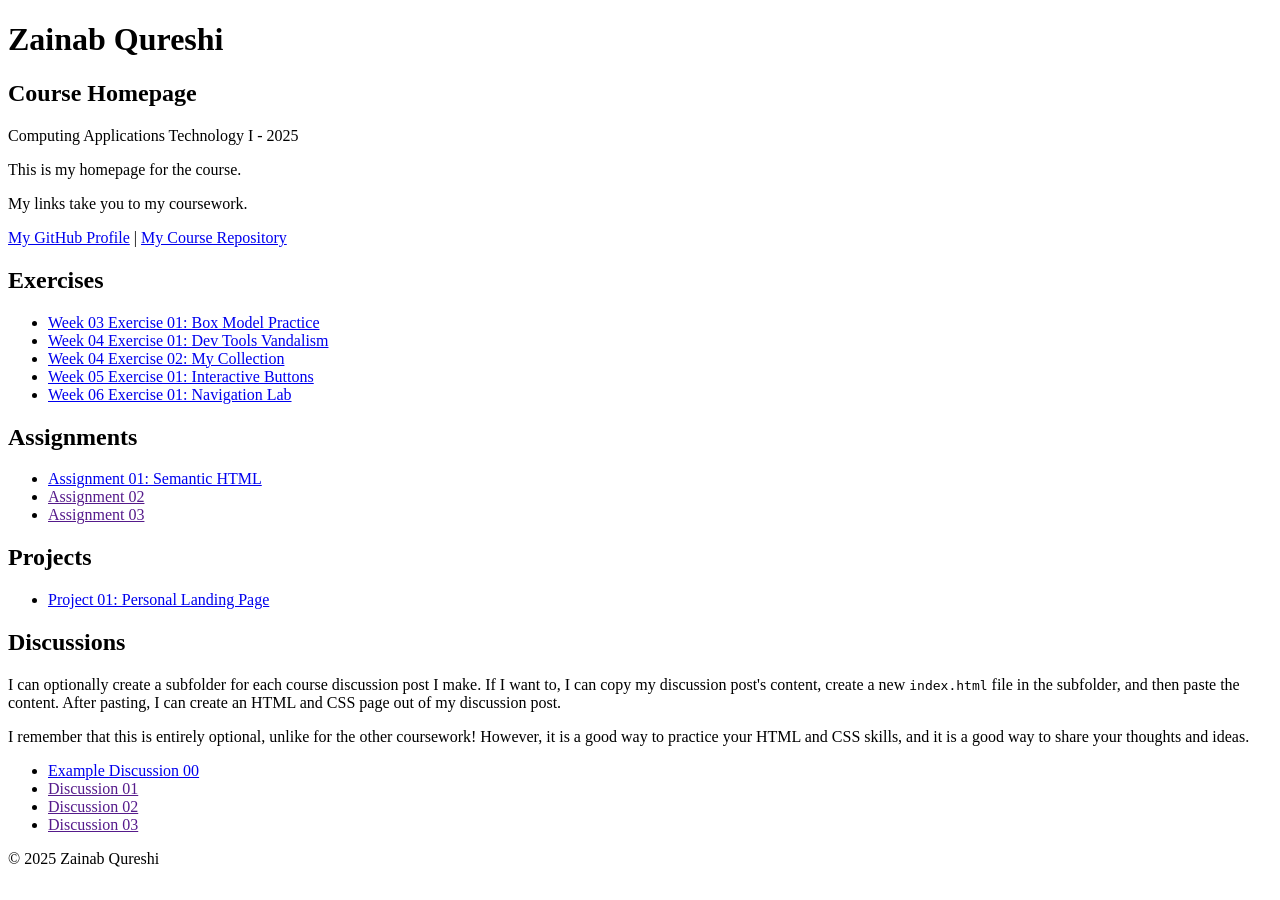
<file: index.html>
<!DOCTYPE html>

<html lang="en">
    <head>
        <meta charset="UTF-8" />
        <title>Course Homepage template</title>
        <meta charset="UTF-8" />
        <meta name="viewport" content="width=device-width, initial-scale=1.0" />
        <title>Zainab Qureshi - Course Homepage</title>
    </head>

    <body>
        <header>
            <h1>Zainab Qureshi</h1>
            <h2>Course Homepage</h2>
            <p>Computing Applications Technology I - 2025</p>
            <p>This is my homepage for the course.</p>
            <p>My links take you to my coursework.</p>
            <nav>
                <a href="https://github.com/zainqure">My GitHub Profile</a>
                |
                <a href="https://github.com/zainqure/course-portfolio">
                    My Course Repository
                </a>
            </nav>
        </header>

        <main>
            <section>
                <h2>Exercises</h2>
                <ul>
                    <li>
                        <a href="week-03-exercise-01/">Week 03 Exercise 01: Box Model Practice</a>
                    </li>
                    <li>
                        <a href="week-04-exercise-01/">Week 04 Exercise 01: Dev Tools Vandalism</a>
                    </li>
                    <li>
                        <a href="week-04-exercise-02/">Week 04 Exercise 02: My Collection</a>
                    </li>
                    <li>
                        <a href="week-05-exercise-01/">Week 05 Exercise 01: Interactive Buttons</a>
                    </li>
                    <li>
                        <a href="./week-06-exercise-01/">Week 06 Exercise 01: Navigation Lab</a>
                    </li>
                </ul>
            </section>

            <section>
                <h2>Assignments</h2>
                <ul>
                    <li>
                        <a href="assignment-01/">
                            Assignment 01: Semantic HTML
                        </a>
                    </li>
                    <li><a href="">Assignment 02</a></li>
                    <li><a href="">Assignment 03</a></li>
                </ul>
            </section>

            <section>
                <h2>Projects</h2>
                <ul>
                    <li>
                        <a href="project-01/">Project 01: Personal Landing Page</a>
                    </li>
                </ul>
            </section>

            <section>
                <h2>Discussions</h2>
                <p>
                    I can optionally create a subfolder for each course
                    discussion post I make. If I want to, I can copy my
                    discussion post's content, create a new
                    <code>index.html</code>
                    file in the subfolder, and then paste the content. After
                    pasting, I can create an HTML and CSS page out of my
                    discussion post.
                </p>
                <p>
                    I remember that this is entirely optional, unlike for the
                    other coursework! However, it is a good way to practice your
                    HTML and CSS skills, and it is a good way to share your
                    thoughts and ideas.
                </p>
                <ul>
                    <li>
                        <a href="example-discussion-00/">
                            Example Discussion 00
                        </a>
                    </li>
                    <li><a href="">Discussion 01</a></li>
                    <li><a href="">Discussion 02</a></li>
                    <li><a href="">Discussion 03</a></li>
                </ul>
            </section>
        </main>

        <footer>
            <p>&copy; 2025 Zainab Qureshi</p>
        </footer>
    </body>
</html>
</file>
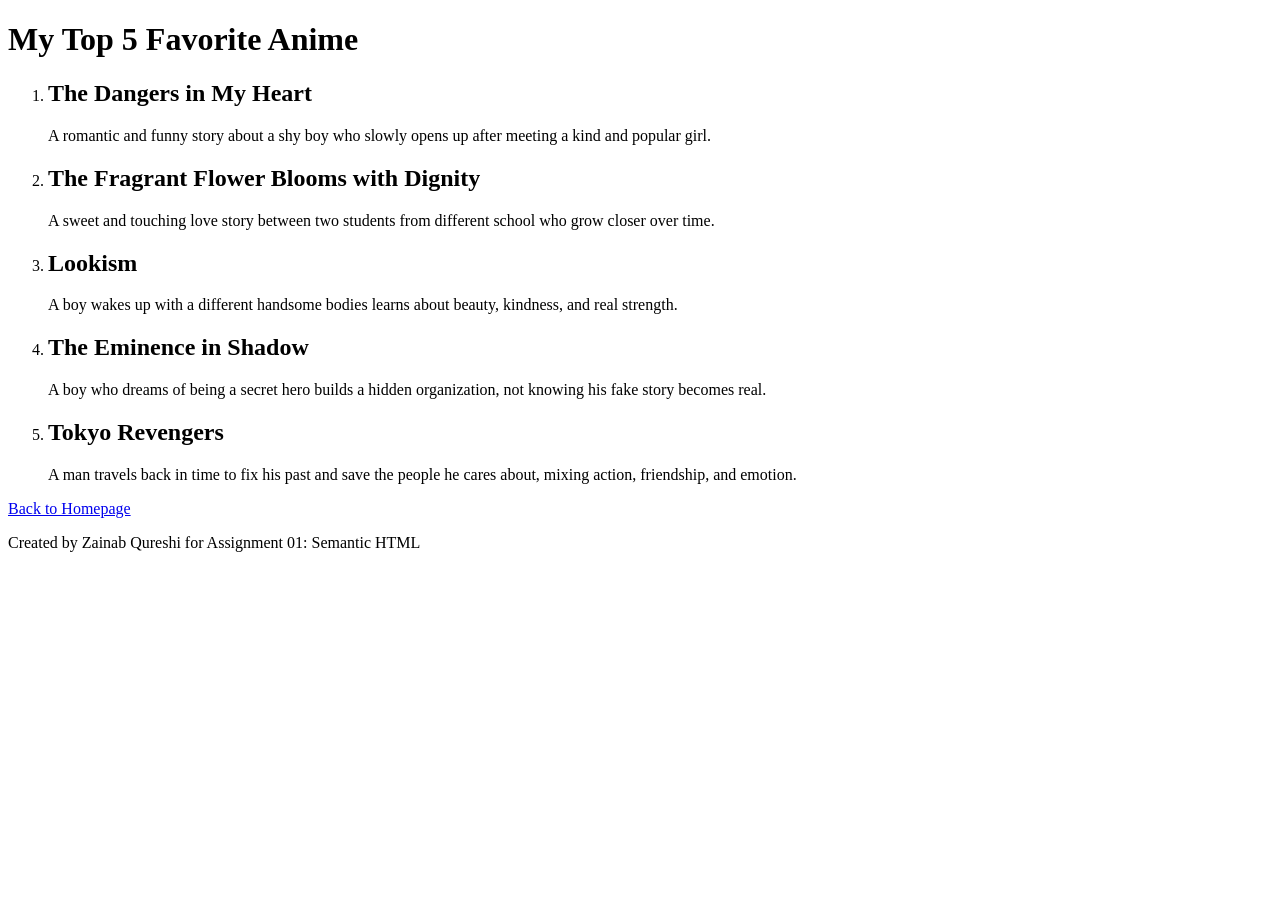
<file: assignment-01/index.html>
<!DOCTYPE html>
<html lang="en">
    <head>
        <meta charset="UTF-8" />
        <meta name="viewport" content="width=device-width, initial-scale=1.0" />
        <title>Assignment 01: Semantic HTML</title>
    </head>
    <body>
        <header>
            <h1>My Top 5 Favorite Anime</h1>
        </header>

        <main>
            <ol>
                <li>
                    <h2>The Dangers in My Heart</h2>
                    <p>A romantic and funny story about a shy boy who slowly opens up after meeting a kind and popular girl.</p>
                </li>
                <li>
                    <h2>The Fragrant Flower Blooms with Dignity</h2>
                    <p>A sweet and touching love story between two students from different school who grow closer over time.</p>
                </li>
                <li>
                    <h2>Lookism</h2>
                    <p>A boy wakes up with a different handsome bodies learns about beauty, kindness, and real strength.</p>
                </li>
                <li>
                    <h2>The Eminence in Shadow</h2>
                    <p>A boy who dreams of being a secret hero builds a hidden organization, not knowing his fake story becomes real.</p>
                </li>
                <li>
                    <h2>Tokyo Revengers</h2>
                    <p>A man travels back in time to fix his past and save the people he cares about, mixing action, friendship, and emotion.</p>
                </li>
            </ol>
        </main>

        <a href="../index.html">Back to Homepage</a>

        <footer>
            <p>Created by Zainab Qureshi for Assignment 01: Semantic HTML</p>
        </footer>
        
    </body>
</html>
</file>
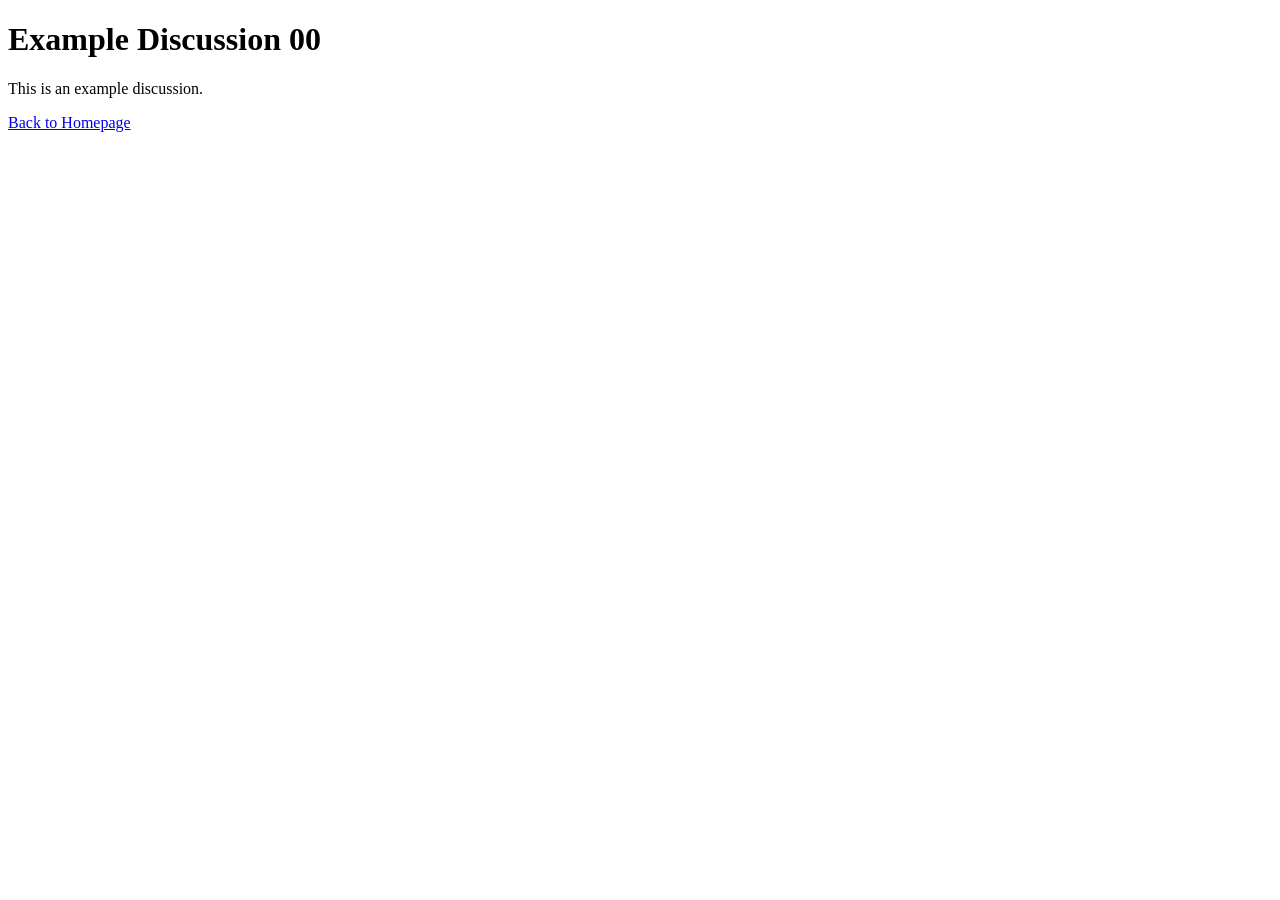
<file: example-discussion-00/index.html>
<!DOCTYPE html>
<html lang="en">
    <head>
        <meta charset="UTF-8" />
        <meta name="viewport" content="width=device-width, initial-scale=1.0" />
        <title>Example Discussion 00</title>
    </head>
    <body>
        <h1>Example Discussion 00</h1>
        <p>This is an example discussion.</p>
        <a href="../index.html">Back to Homepage</a>
    </body>
</html>
</file>
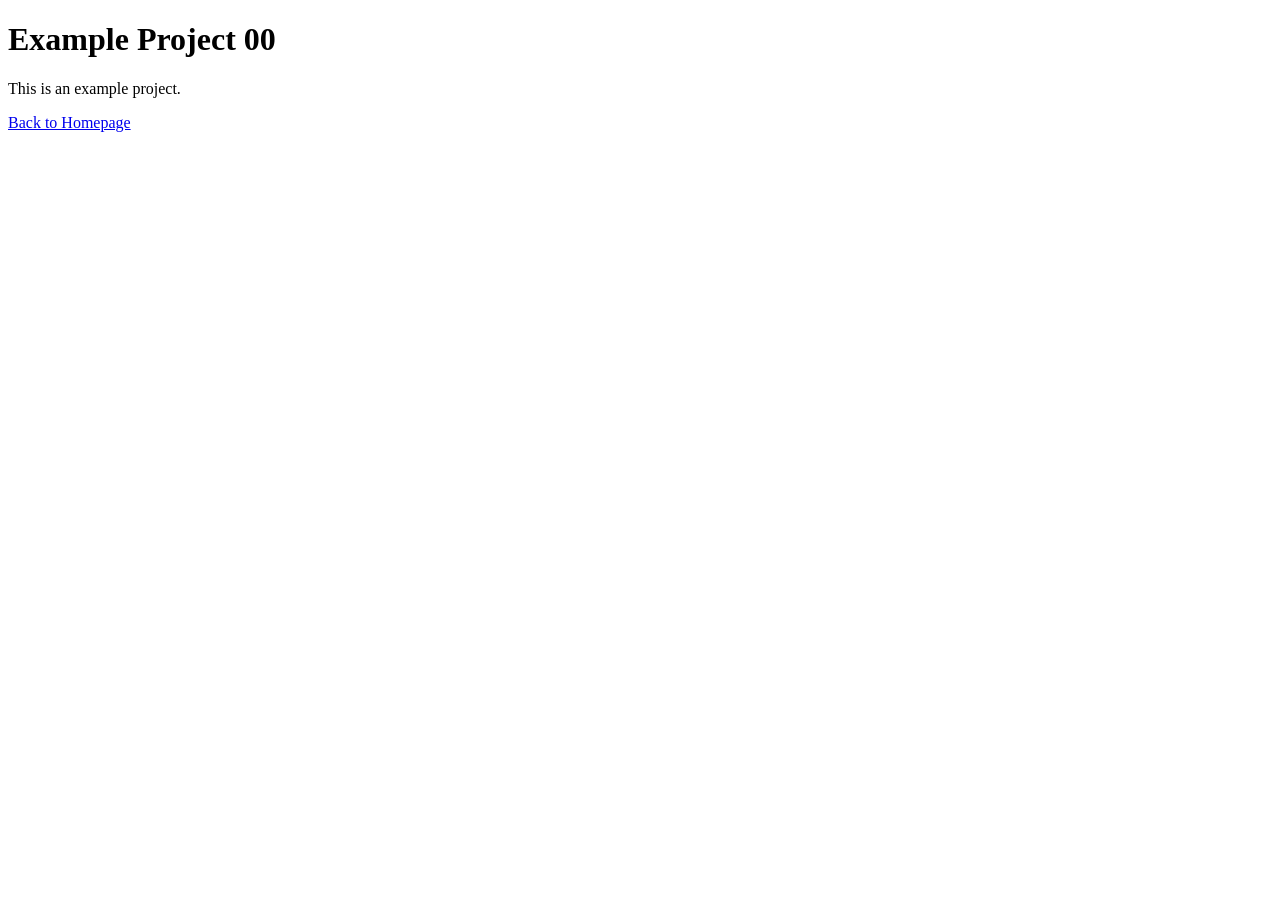
<file: example-project-00/index.html>
<!DOCTYPE html>
<html lang="en">
    <head>
        <meta charset="UTF-8" />
        <meta name="viewport" content="width=device-width, initial-scale=1.0" />
        <title>Example Project 00</title>
    </head>
    <body>
        <h1>Example Project 00</h1>
        <p>This is an example project.</p>
        <a href="../index.html">Back to Homepage</a>
    </body>
</html>
</file>
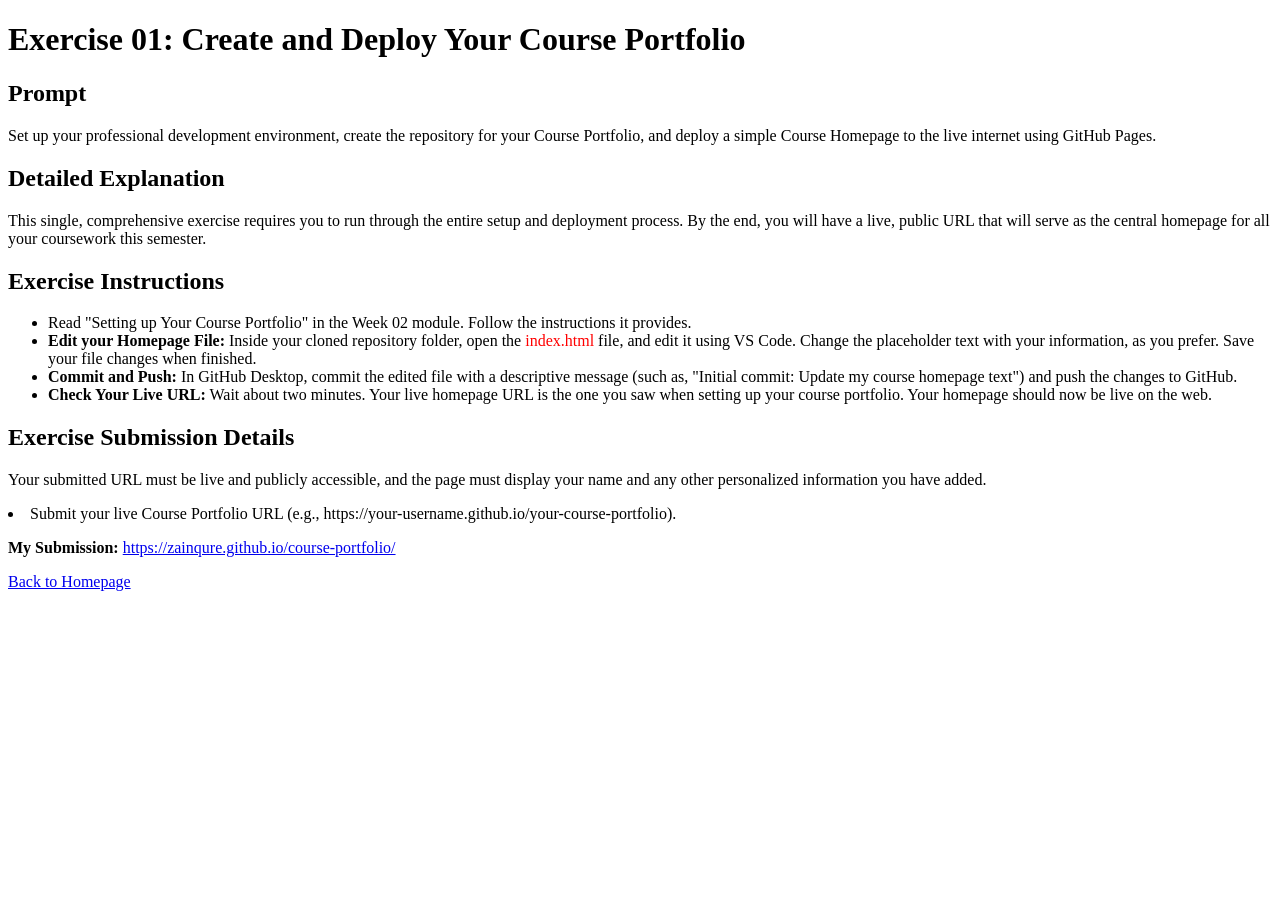
<file: exercise-01/index.html>
<!DOCTYPE html>
<html lang="en">
    <head>
        <meta charset="UTF-8" />
        <meta name="viewport" content="width=device-width, initial-scale=1.0" />
        <title>Exercise 01</title>
    </head>
    <body>
        <h1>Exercise 01: Create and Deploy Your Course Portfolio</h1>

        <h2>Prompt</h2>

        <p>Set up your professional development environment, create the repository for your Course Portfolio, and deploy a simple Course Homepage to the live internet using GitHub Pages.</p>

        <h2>Detailed Explanation</h2>

        <p>This single, comprehensive exercise requires you to run through the entire setup and deployment process. By the end, you will have a live, public URL that will serve as the central homepage for all your coursework this semester.</p>

        <h2>Exercise Instructions</h2>

        <ul>
            <li>
                Read "Setting up Your Course Portfolio" in the Week 02 module. Follow the instructions it provides.
            </li>
            <li>
                <strong>Edit your Homepage File:</strong> Inside your cloned repository folder, open the <span style="color: red;">index.html</span></style;> file, and edit it using VS Code. Change the placeholder text with your information, as you prefer. Save your file changes when finished.
            </li>
            <li>
                <strong>Commit and Push:</strong> In GitHub Desktop, commit the edited file with a descriptive message (such as, "Initial commit: Update my course homepage text") and push the changes to GitHub.
            </li>
            <li>
                <strong>Check Your Live URL:</strong> Wait about two minutes. Your live homepage URL is the one you saw when setting up your course portfolio. Your homepage should now be live on the web.
            </li>
        </ul>

        <h2>Exercise Submission Details</h2>

        <p>Your submitted URL must be live and publicly accessible, and the page must display your name and any other personalized information you have added.</p>

        <li>Submit your live Course Portfolio URL (e.g., https://your-username.github.io/your-course-portfolio).</li>

        <p><strong>My Submission:</strong> <a href="https://zainqure.github.io/course-portfolio/">https://zainqure.github.io/course-portfolio/</a></p>

        <a href="../index.html">Back to Homepage</a>
    </body>
</html>
</file>
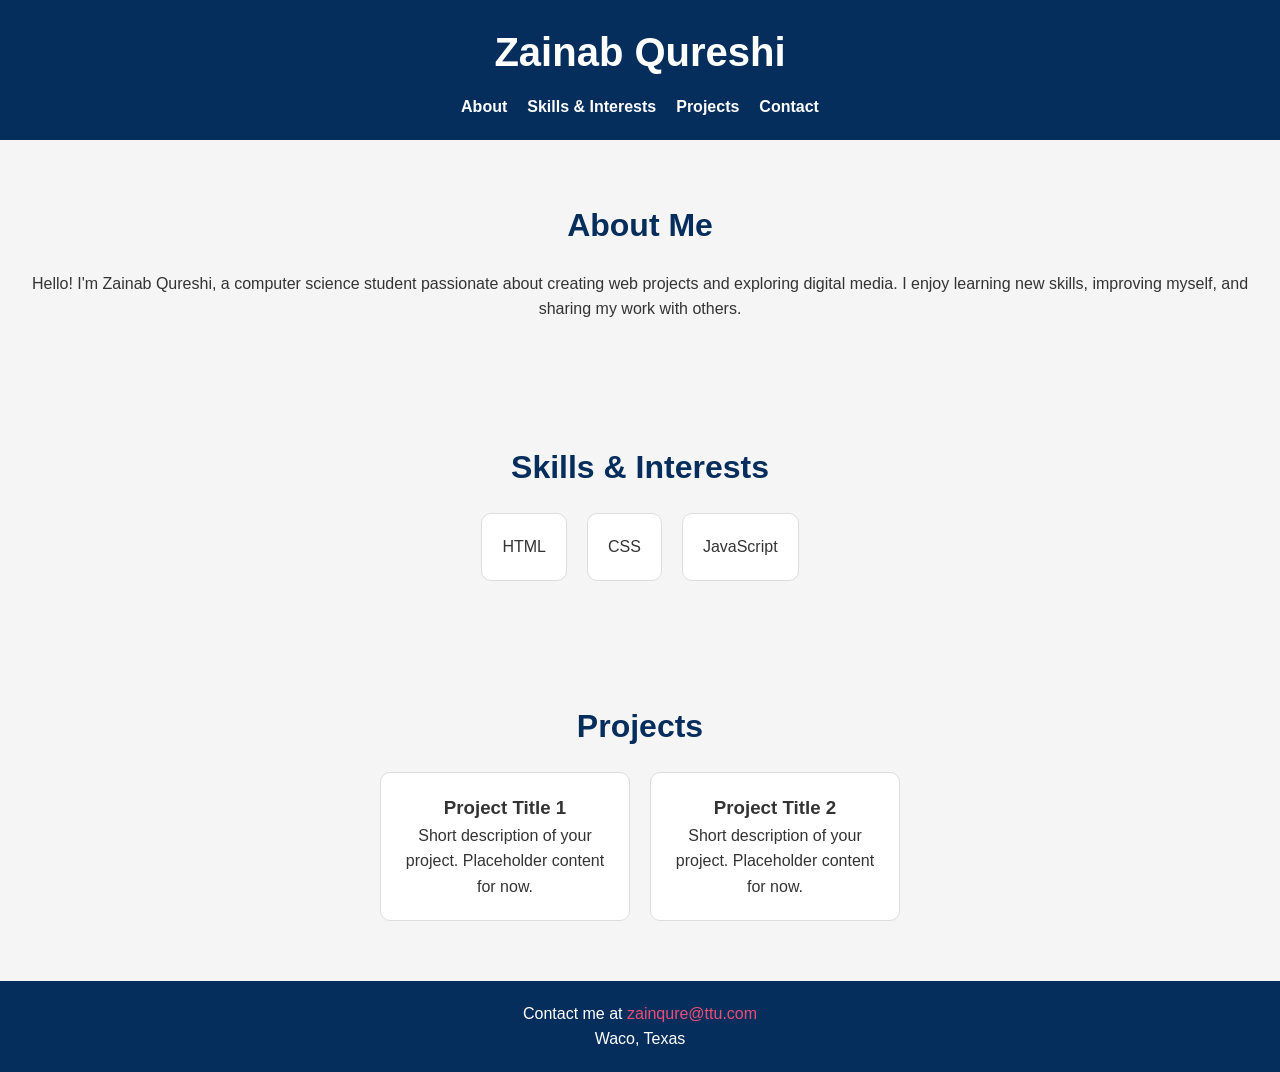
<file: project-01/index.html>
<!DOCTYPE html>
<html lang="en">
<head>
    <meta charset="UTF-8">
    <meta name="viewport" content="width=device-width, initial-scale=1.0">
    <title>Zainab Qureshi - Personal Landing Page</title>
    <link rel="stylesheet" href="style.css">
</head>
<body>
    <!-- Header with Navigation -->
    <header>
        <h1>Zainab Qureshi</h1>
        <nav>
            <ul>
                <li><a href="#about">About</a></li>
                <li><a href="#skills">Skills & Interests</a></li>
                <li><a href="#projects">Projects</a></li>
                <li><a href="#contact">Contact</a></li>
            </ul>
        </nav>
    </header>

    <!-- Main Content -->
    <main>
        <!-- About Section -->
        <section id="about">
            <h2>About Me</h2>
            <p>Hello! I'm Zainab Qureshi, a computer science student passionate about creating web projects and exploring digital media. I enjoy learning new skills, improving myself, and sharing my work with others.</p>
        </section>

        <!-- Skills & Interests Section -->
        <section id="skills">
            <h2>Skills & Interests</h2>
            <div class="skills-container">
                <div class="skill-card">HTML</div>
                <div class="skill-card">CSS</div>
                <div class="skill-card">JavaScript</div>
            </div>
        </section>

        <!-- Projects Section -->
        <section id="projects">
            <h2>Projects</h2>
            <div class="projects-container">
                <div class="project-card">
                    <h3>Project Title 1</h3>
                    <p>Short description of your project. Placeholder content for now.</p>
                </div>
                <div class="project-card">
                    <h3>Project Title 2</h3>
                    <p>Short description of your project. Placeholder content for now.</p>
                </div>
            </div>
        </section>
    </main>

    <!-- Footer -->
    <footer id="contact">
        <p>Contact me at <a href="mailto:zainqure@ttu.com">zainqure@ttu.com</a></p>
        <p>Waco, Texas</p>
    </footer>
</body>
</html>
</file>
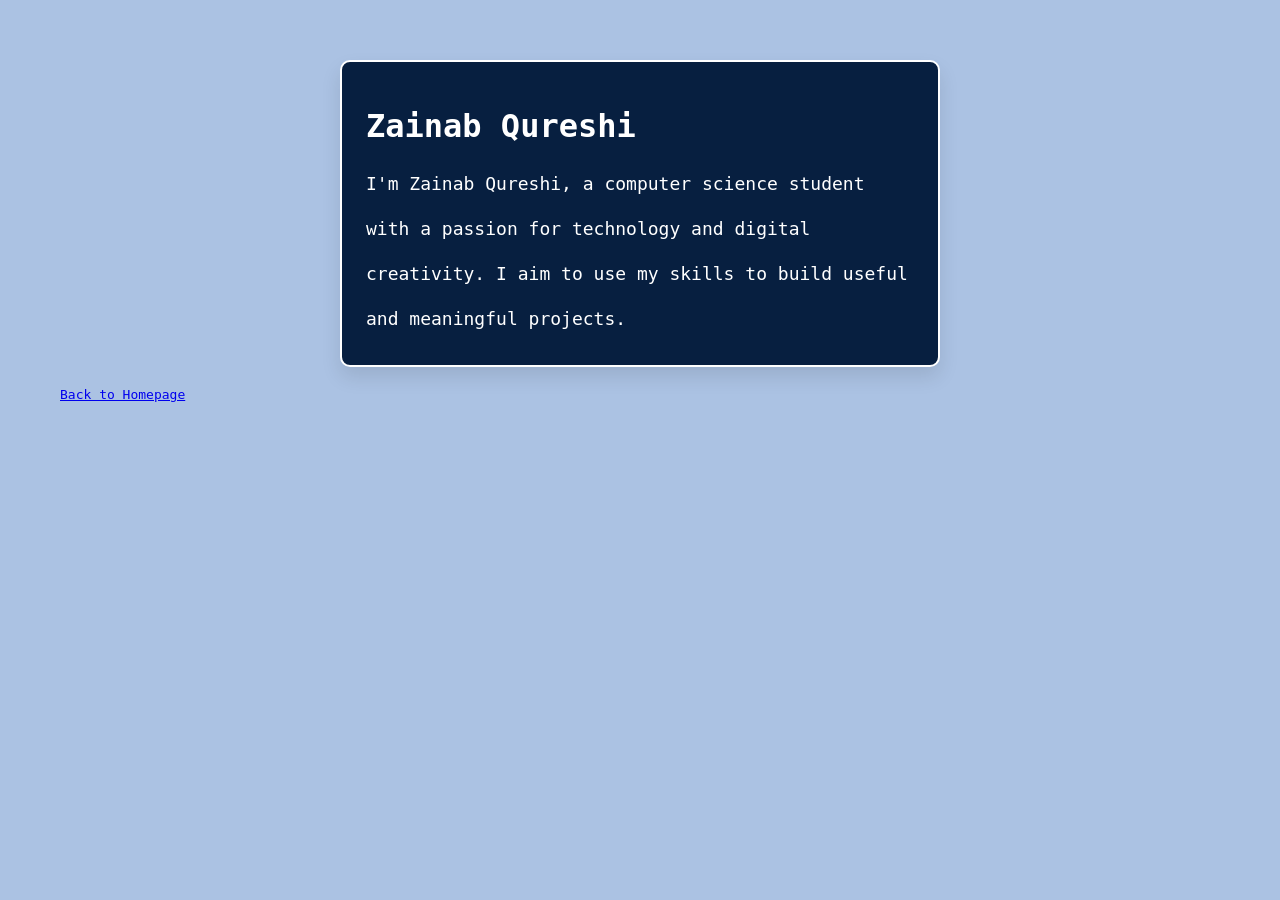
<file: week-03-exercise-01/index.html>
<!DOCTYPE html>
<html lang="en">
<head>
    <meta charset="UTF-8">
    <meta name="viewport" content="width=device-width, initial-scale=1.0">
    <title>Zainab Qureshi</title>
    <link rel="stylesheet" href="style.css">
</head>
<body>
    <div class="card">
        <h1>Zainab Qureshi</h1>
        <p>
            I'm Zainab Qureshi, a computer science student with a passion for technology and digital creativity. I aim to use my skills to build useful and meaningful projects.
        </p>
    </div>
    <a href="../index.html">Back to Homepage</a>
</body>
</html>
</file>
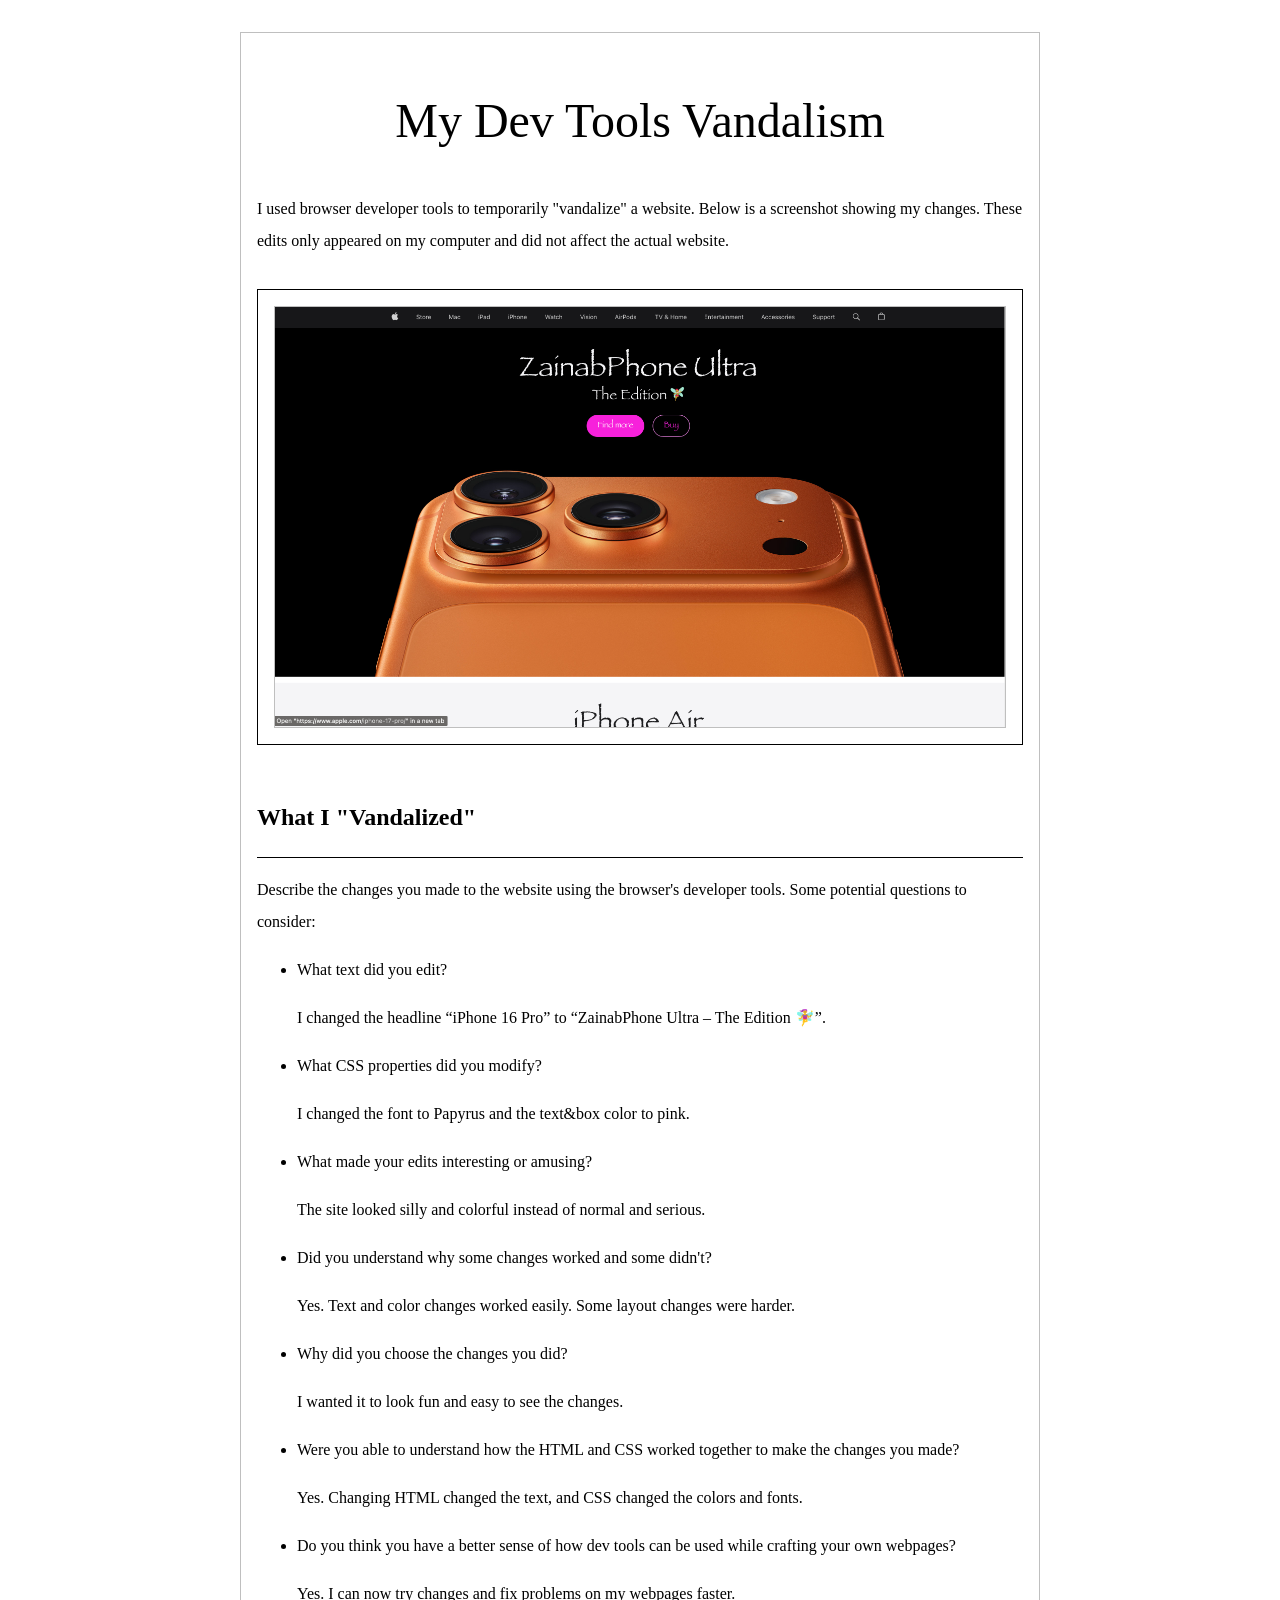
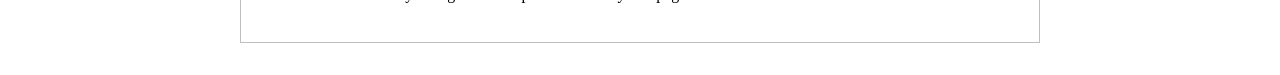
<file: week-04-exercise-01/index.html>
<!DOCTYPE html>
<html lang="en">

<head>
    <meta charset="UTF-8" />
    <meta name="viewport" content="width=device-width, initial-scale=1.0" />
    <title>Week 04 Exercise 01 - My Dev Tools Vandalism</title>
    <link rel="stylesheet" href="./style.css" />
</head>

<body>
    <main>
        <h1>My Dev Tools Vandalism</h1>
        <p>
            I used browser developer tools to temporarily "vandalize" a
            website. Below is a screenshot showing my changes. These edits
            only appeared on my computer and did not affect the actual
            website.
        </p>
        <div class="screenshot-container">
            <!-- 
                IMPORTANT: Update the src attribute below to match your screenshot filename.
                Example: If your screenshot is named "apple-dot-com-but-with-papyrus-font.png", change the line to:
                src="./apple-dot-com-but-with-papyrus-font.png"
            -->
            <img src="apple-dot-com-but-with-papyrus-.png" alt="Screenshot of the webpage I vandalized" />
        </div>
        <h2>What I "Vandalized"</h2>
        <p>
            Describe the changes you made to the website using the browser's developer tools. Some potential questions
            to consider:
        <ul>
            <li>What text did you edit?</li>
            <p>
                I changed the headline “iPhone 16 Pro” to “ZainabPhone Ultra – The Edition 🧚‍♀️”.
            </p>
            <li>What CSS properties did you modify?</li>
            <p>
                I changed the font to Papyrus and the text&box color to pink.
            </p>
            <li>What made your edits interesting or amusing?</li>
            <p>
                The site looked silly and colorful instead of normal and serious.
            </p>
            <li>Did you understand why some changes worked and some didn't?</li>
            <p>
                Yes. Text and color changes worked easily. Some layout changes were harder.
            </p>
            <li>Why did you choose the changes you did?</li>
            <p>
                I wanted it to look fun and easy to see the changes.
            </p>
            <li>Were you able to understand how the HTML and CSS worked together to make the changes you made?</li>
            <p>
                Yes. Changing HTML changed the text, and CSS changed the colors and fonts.
            </p>
            <li>Do you think you have a better sense of how dev tools can be used while crafting your own webpages?</li>
            <p>
                Yes. I can now try changes and fix problems on my webpages faster.
            </p>
        </ul>
        </p>
    </main>
</body>

</html>
</file>
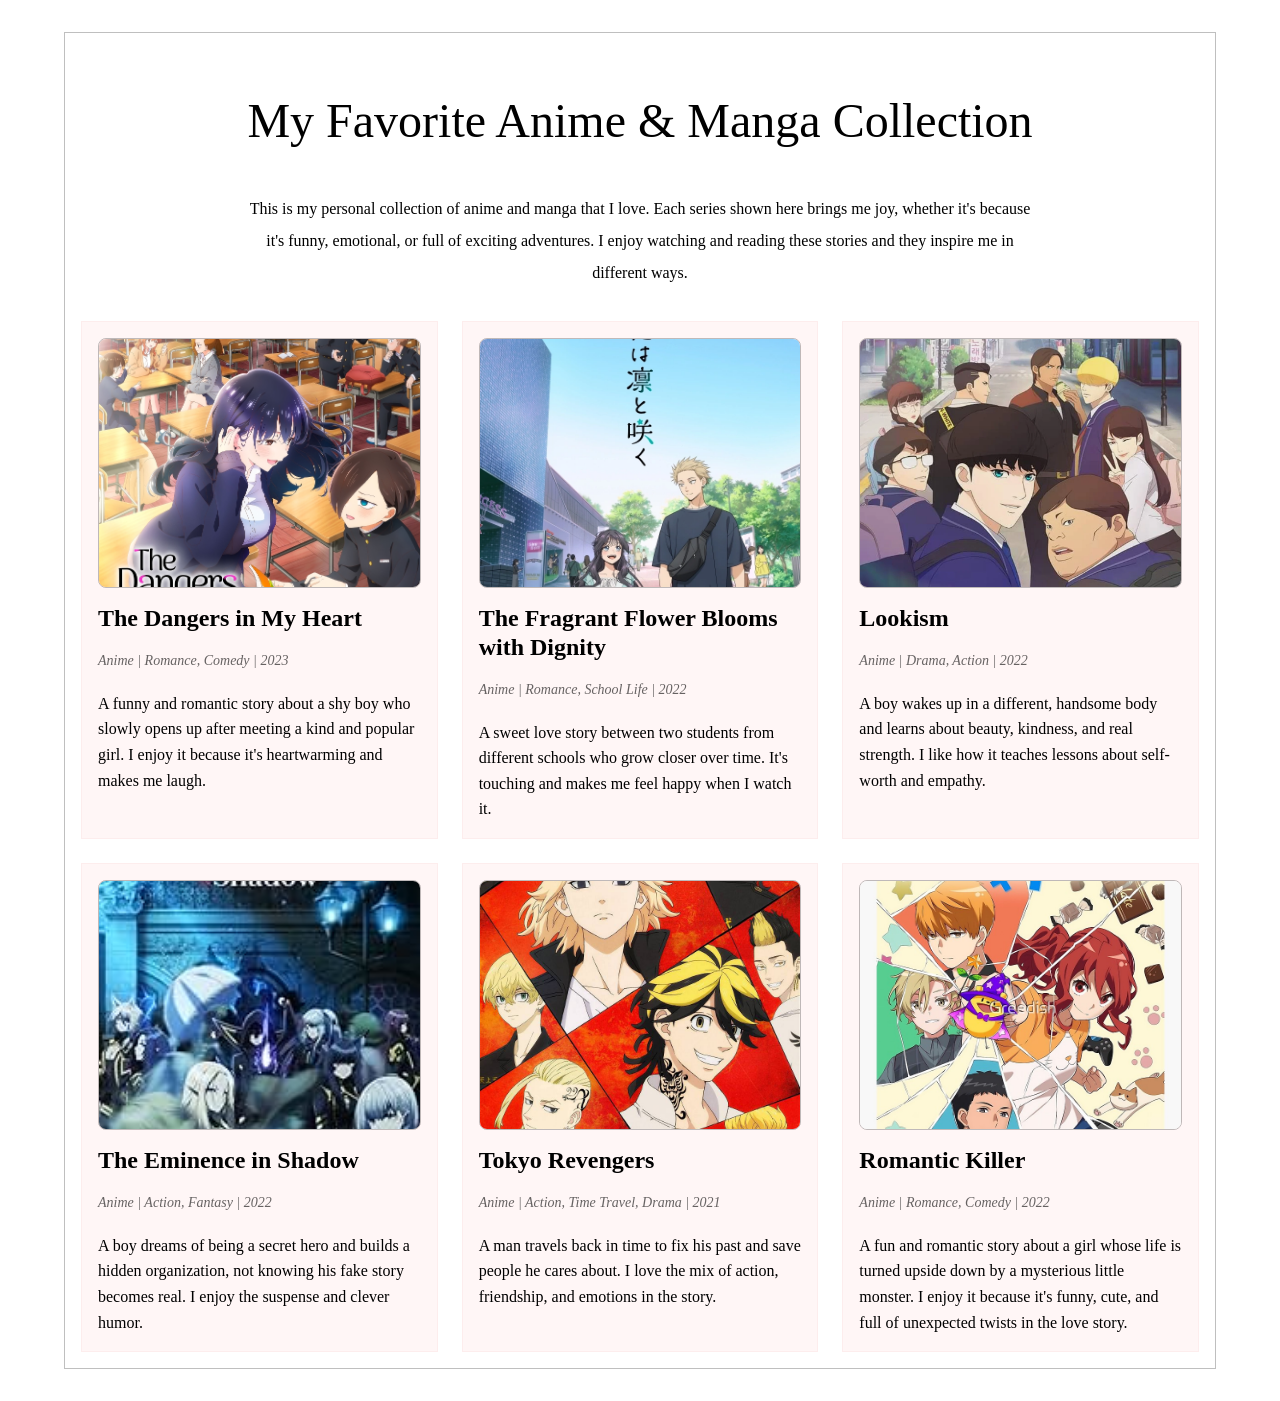
<file: week-04-exercise-02/index.html>
<!DOCTYPE html>
<html lang="en">

<head>
    <meta charset="UTF-8" />
    <meta name="viewport" content="width=device-width, initial-scale=1.0" />
    <title>Week 04 Exercise 02 - My Collection</title>
    <link rel="stylesheet" href="./style.css" />
</head>

<body>
    <main>
        <h1>My Favorite Anime & Manga Collection</h1>
        <p>
            This is my personal collection of anime and manga that I love. Each series shown here brings me joy, 
            whether it's because it's funny, emotional, or full of exciting adventures. I enjoy watching and reading 
            these stories and they inspire me in different ways.
        </p>

        <div class="collection-grid">

            <!-- 
                CARD 1
            -->
            <div class="collection-card">
                <img src="./DangersInMyHeart.jpg" alt="The Dangers in My Heart" />
                <h2>The Dangers in My Heart</h2>
                <p class="details">Anime | Romance, Comedy | 2023</p>
                <p class="description">
                    A funny and romantic story about a shy boy who slowly opens up after meeting a kind and popular girl. 
                    I enjoy it because it's heartwarming and makes me laugh.
                </p>
            </div>

            <!-- 
                CARD 2
            -->
            <div class="collection-card">
                <img src="./TheFragrantFlowerBloomswithDignity.webp" alt="The Fragrant Flower Blooms with Dignity" />
                <h2>The Fragrant Flower Blooms with Dignity</h2>
                <p class="details">Anime | Romance, School Life | 2022</p>
                <p class="description">
                    A sweet love story between two students from different schools who grow closer over time. 
                    It's touching and makes me feel happy when I watch it.
                </p>
            </div>

            <!-- 
                CARD 3
            -->
            <div class="collection-card">
                <img src="./lookism.webp" alt="Lookism" />
                <h2>Lookism</h2>
                <p class="details">Anime | Drama, Action | 2022</p>
                <p class="description">
                    A boy wakes up in a different, handsome body and learns about beauty, kindness, and real strength. 
                    I like how it teaches lessons about self-worth and empathy.
                </p>
            </div>

            <!-- 
                CARD 4
            -->
            <div class="collection-card">
                <img src="./TheEminenceinShadow.jpg" alt="The Eminence in Shadow" />
                <h2>The Eminence in Shadow</h2>
                <p class="details">Anime | Action, Fantasy | 2022</p>
                <p class="description">
                    A boy dreams of being a secret hero and builds a hidden organization, not knowing his fake story becomes real. 
                    I enjoy the suspense and clever humor.
                </p>
            </div>

            <!-- 
                CARD 5
            -->
            <div class="collection-card">
                <img src="./TokyoRevengers.jpg" alt="Tokyo Revengers" />
                <h2>Tokyo Revengers</h2>
                <p class="details">Anime | Action, Time Travel, Drama | 2021</p>
                <p class="description">
                    A man travels back in time to fix his past and save people he cares about. 
                    I love the mix of action, friendship, and emotions in the story.
                </p>
            </div>

            <!-- 
                CARD 6
            -->
            <div class="collection-card">
                <img src="./RomanticKiller.jpg" alt="Romantic Killer" />
                <h2>Romantic Killer</h2>
                <p class="details">Anime | Romance, Comedy | 2022</p>
                <p class="description">
                    A fun and romantic story about a girl whose life is turned upside down by a mysterious little monster. I enjoy it because it's funny, cute, and full of unexpected twists in the love story.
                </p>
            </div>
        </div>
    </main>
</body>

</html>
</file>
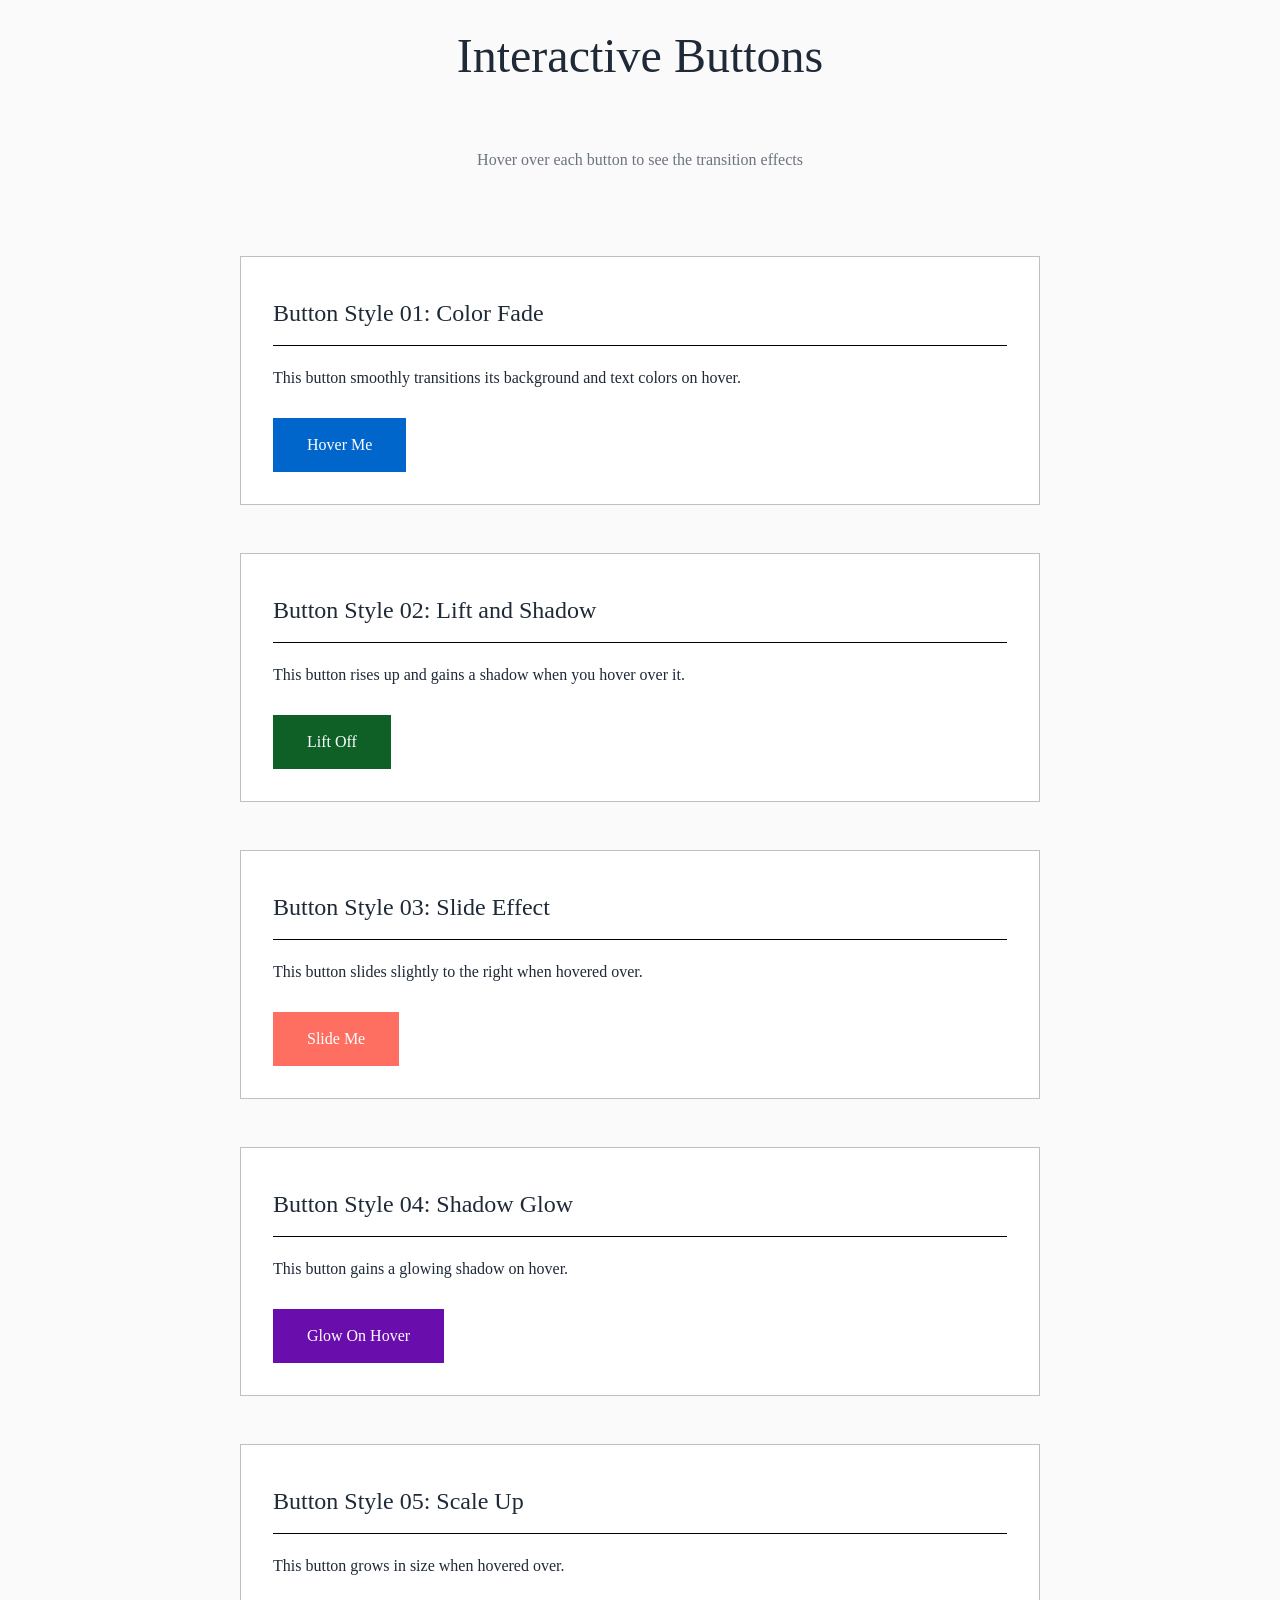
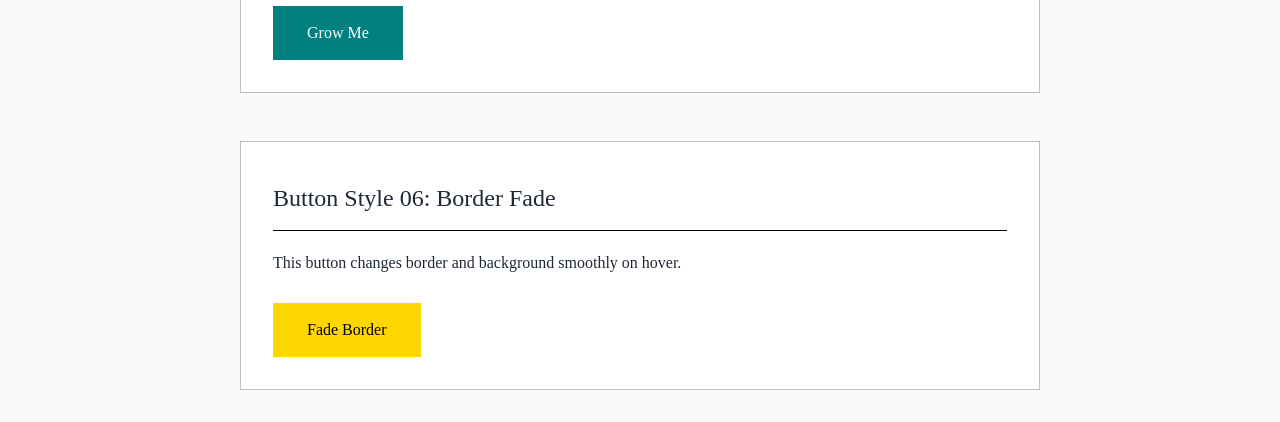
<file: week-05-exercise-01/index.html>
<!DOCTYPE html>
<html lang="en">

<head>
    <meta charset="UTF-8">
    <meta name="viewport" content="width=device-width, initial-scale=1.0">
    <title>Exercises Week 05 Exercise 01: Interactive Buttons</title>
    <link rel="stylesheet" href="./style.css">
</head>

<body>
    <div class="container">
        <h1>Interactive Buttons</h1>
        <p class="subtitle">Hover over each button to see the transition effects</p>

        <section class="button-section">
            <h2>Button Style 01: Color Fade</h2>
            <p>This button smoothly transitions its background and text colors on hover.</p>
            <button class="button-01">Hover Me</button>
        </section>

        <section class="button-section">
            <h2>Button Style 02: Lift and Shadow</h2>
            <p>This button rises up and gains a shadow when you hover over it.</p>
            <button class="button-02">Lift Off</button>
        </section>

        <section class="button-section">
            <h2>Button Style 03: Slide Effect</h2>
            <p>This button slides slightly to the right when hovered over.</p>
            <button class="button-03">Slide Me</button>
        </section>

        <section class="button-section">
            <h2>Button Style 04: Shadow Glow</h2>
            <p>This button gains a glowing shadow on hover.</p>
            <button class="button-04">Glow On Hover</button>
        </section>

        <section class="button-section">
            <h2>Button Style 05: Scale Up</h2>
            <p>This button grows in size when hovered over.</p>
            <button class="button-05">Grow Me</button>
        </section>

        <section class="button-section">
            <h2>Button Style 06: Border Fade</h2>
            <p>This button changes border and background smoothly on hover.</p>
            <button class="button-06">Fade Border</button>
        </section>
    </div>
</body>

</html>
</file>
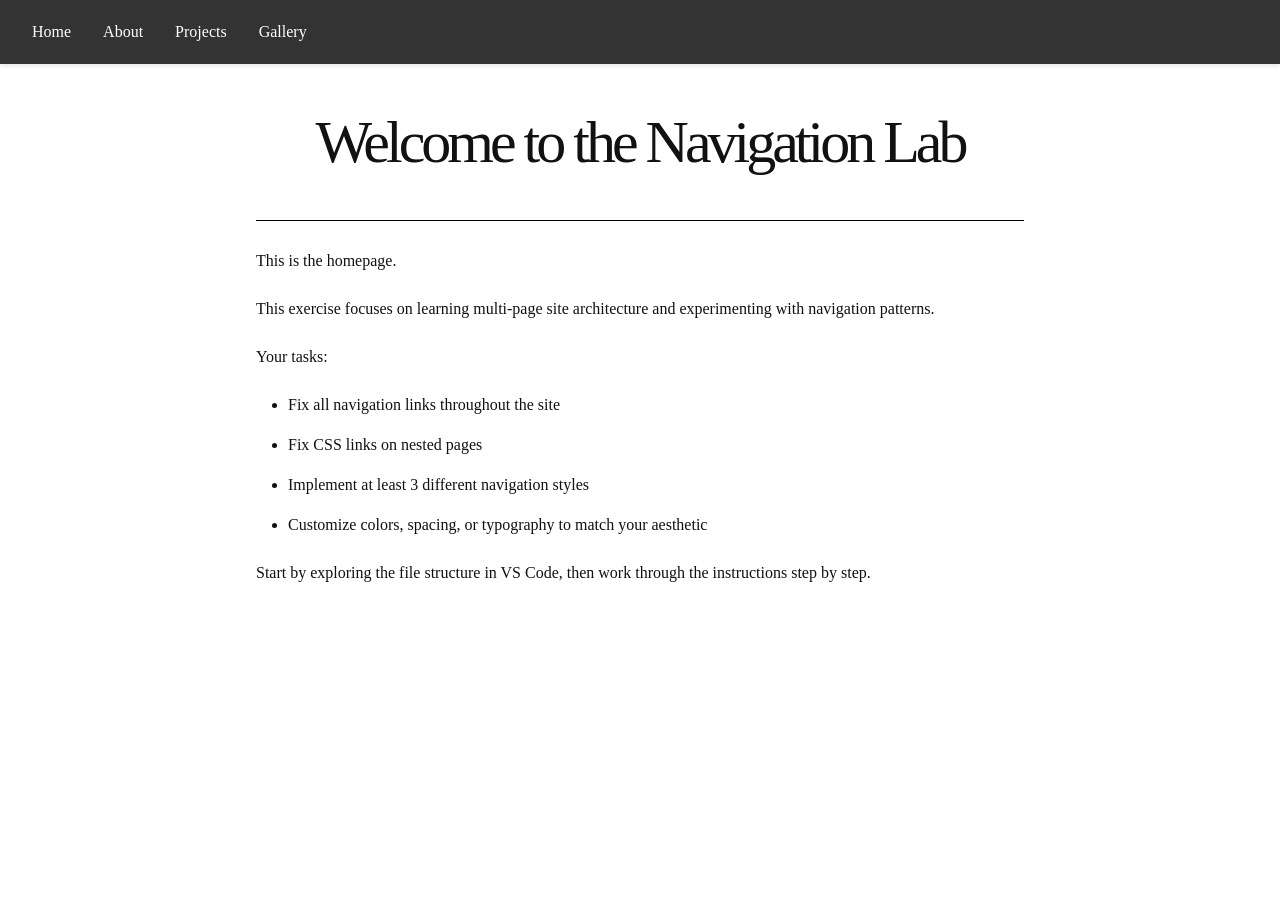
<file: week-06-exercise-01/index.html>
<!DOCTYPE html>
<html lang="en">

<head>
  <meta charset="UTF-8">
  <meta name="viewport" content="width=device-width, initial-scale=1.0">
  <title>Navigation Lab - Home</title>
  <link rel="stylesheet" href="css/style.css">
</head>

<body>

  <nav class="nav-horizontal">
    <ul>
      <li><a href="index.html">Home</a></li>
      <li><a href="about.html">About</a></li>
      <li><a href="projects/index.html">Projects</a></li>
      <li><a href="gallery/index.html">Gallery</a></li>
    </ul>
  </nav>

  <main>
    <h1>Welcome to the Navigation Lab</h1>

    <p>This is the homepage.</p>
    <p>This exercise focuses on learning multi-page site architecture and experimenting with navigation patterns.</p>

    <p>Your tasks:</p>
    <ul>
      <li>Fix all navigation links throughout the site</li>
      <li>Fix CSS links on nested pages</li>
      <li>Implement at least 3 different navigation styles</li>
      <li>Customize colors, spacing, or typography to match your aesthetic</li>
    </ul>

    <p>Start by exploring the file structure in VS Code, then work through the instructions step by step.</p>
  </main>

</body>

</html>
</file>
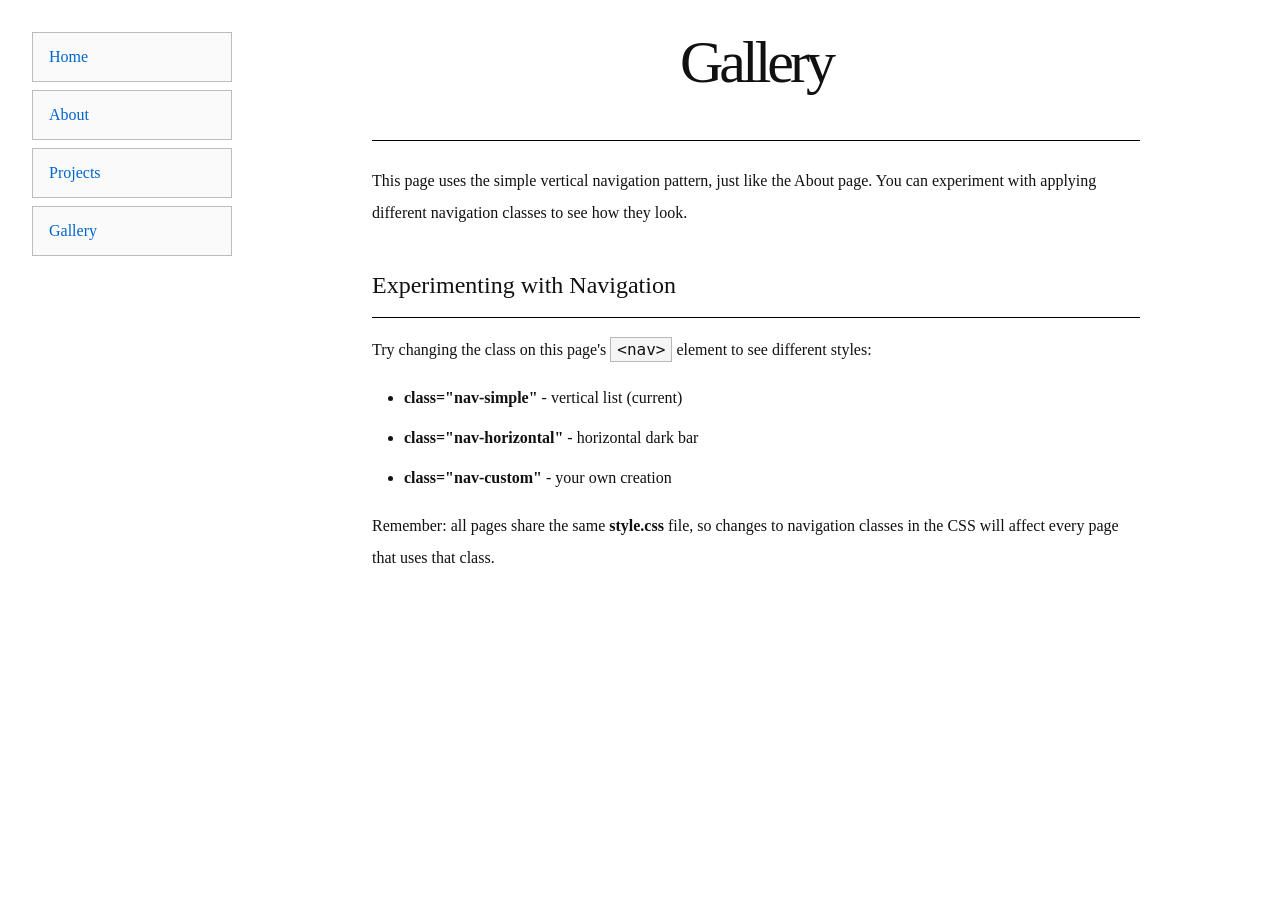
<file: week-06-exercise-01/gallery/index.html>
<!DOCTYPE html>
<html lang="en">

<head>
  <meta charset="UTF-8">
  <meta name="viewport" content="width=device-width, initial-scale=1.0">
  <title>Navigation Lab - Gallery</title>
  <link rel="stylesheet" href="../css/style.css">
</head>

<body>

  <nav class="nav-simple">
    <ul>
      <li><a href="../index.html">Home</a></li>
      <li><a href="../about.html">About</a></li>
      <li><a href="../projects/index.html">Projects</a></li>
      <li><a href="index.html">Gallery</a></li>
    </ul>
  </nav>

  <main>
    <h1>Gallery</h1>

    <p>This page uses the simple vertical navigation pattern, just like the About page. You can experiment with applying
      different navigation classes to see how they look.</p>

    <h2>Experimenting with Navigation</h2>

    <p>Try changing the class on this page's <code>&lt;nav&gt;</code> element to see different styles:</p>

    <ul>
      <li><strong>class="nav-simple"</strong> - vertical list (current)</li>
      <li><strong>class="nav-horizontal"</strong> - horizontal dark bar</li>
      <li><strong>class="nav-custom"</strong> - your own creation</li>
    </ul>

    <p>Remember: all pages share the same <strong>style.css</strong> file, so changes to navigation classes in the CSS
      will affect every page that uses that class.</p>
  </main>

</body>

</html>
</file>
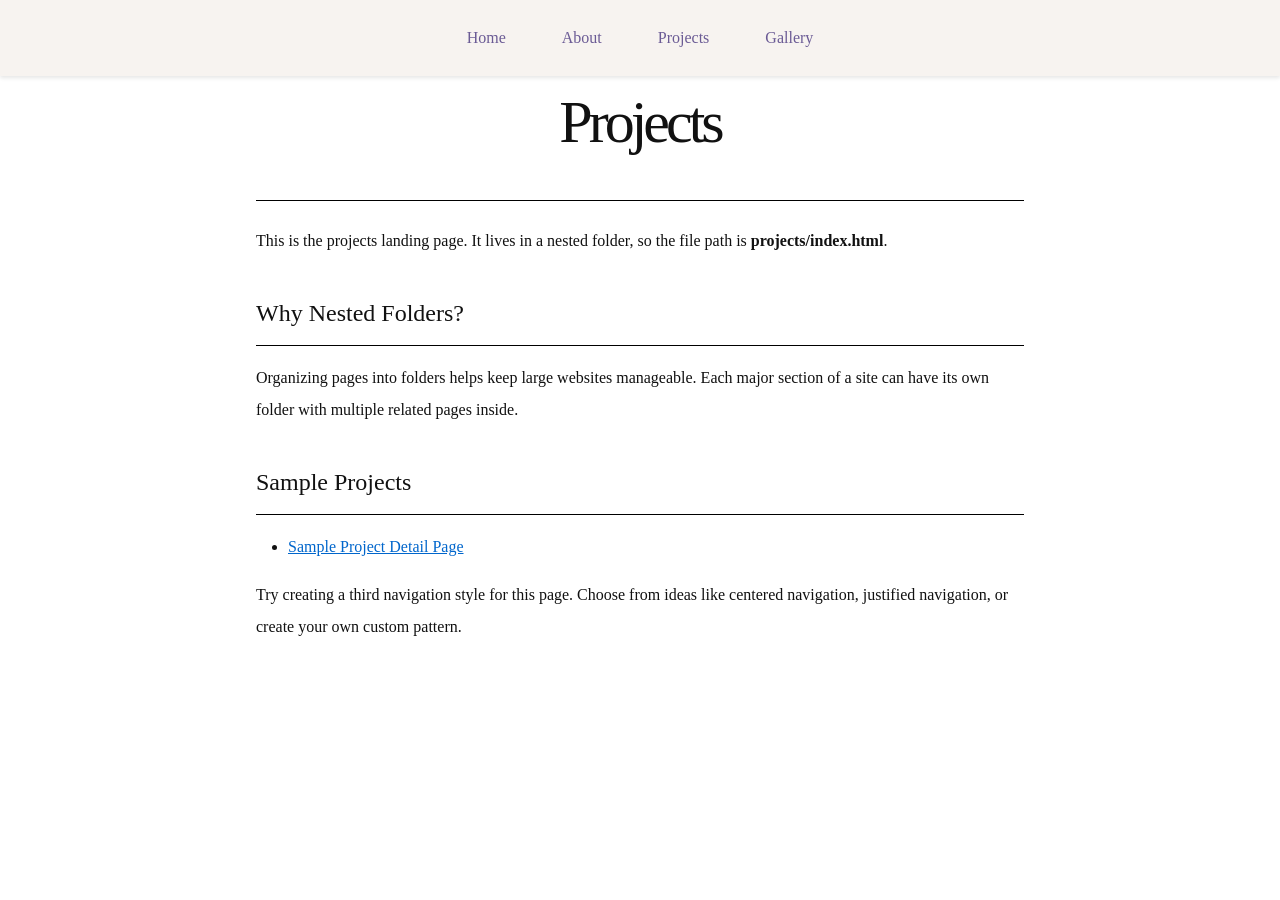
<file: week-06-exercise-01/projects/index.html>
<!DOCTYPE html>
<html lang="en">

<head>
  <meta charset="UTF-8">
  <meta name="viewport" content="width=device-width, initial-scale=1.0">
  <title>Navigation Lab - Projects</title>
  <link rel="stylesheet" href="../css/style.css">
</head>

<body>

  <nav class="nav-custom">
    <ul>
      <li><a href="../index.html">Home</a></li>
      <li><a href="../about.html">About</a></li>
      <li><a href="index.html">Projects</a></li>
      <li><a href="../gallery/index.html">Gallery</a></li>
    </ul>
  </nav>

  <main>
    <h1>Projects</h1>

    <p>This is the projects landing page. It lives in a nested folder, so the file path is
      <strong>projects/index.html</strong>.
    </p>

    <h2>Why Nested Folders?</h2>

    <p>Organizing pages into folders helps keep large websites manageable. Each major section of a site can have its own
      folder with multiple related pages inside.</p>

    <h2>Sample Projects</h2>

    <ul>
      <li><a href="project-detail.html">Sample Project Detail Page</a></li>
    </ul>

    <p>Try creating a third navigation style for this page. Choose from ideas like centered navigation, justified
      navigation, or create your own custom pattern.</p>
  </main>

</body>

</html>
</file>
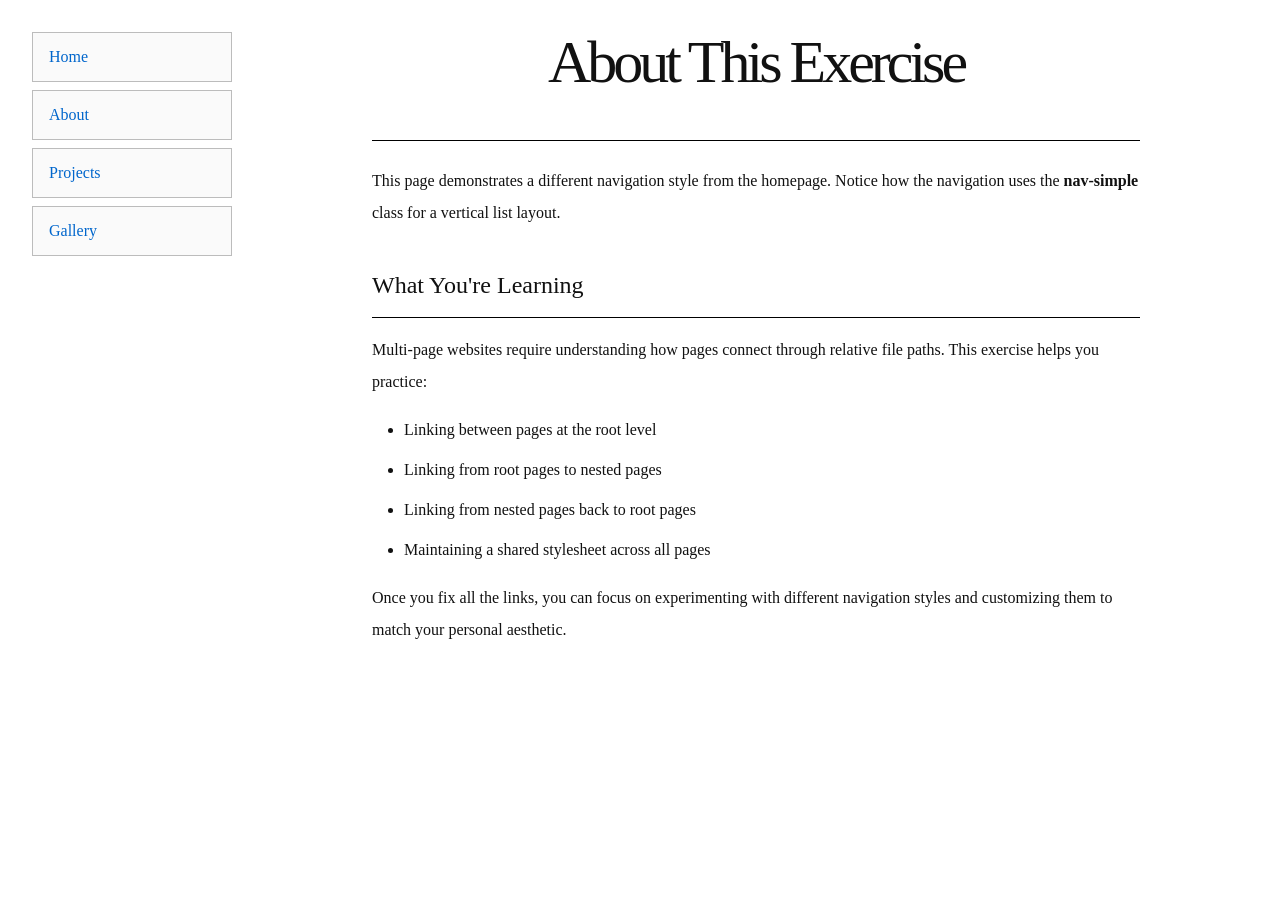
<file: week-06-exercise-01/about.html>
<!DOCTYPE html>
<html lang="en">

<head>
  <meta charset="UTF-8">
  <meta name="viewport" content="width=device-width, initial-scale=1.0">
  <title>Navigation Lab - About</title>
  <link rel="stylesheet" href="css/style.css">
</head>

<body>

  <nav class="nav-simple">
    <ul>
      <li><a href="index.html">Home</a></li>
      <li><a href="about.html">About</a></li>
      <li><a href="projects/index.html">Projects</a></li>
      <li><a href="gallery/index.html">Gallery</a></li>
    </ul>
  </nav>

  <main>
    <h1>About This Exercise</h1>

    <p>This page demonstrates a different navigation style from the homepage. Notice how the navigation uses the
      <strong>nav-simple</strong> class for a vertical list layout.
    </p>

    <h2>What You're Learning</h2>

    <p>Multi-page websites require understanding how pages connect through relative file paths. This exercise helps you
      practice:</p>

    <ul>
      <li>Linking between pages at the root level</li>
      <li>Linking from root pages to nested pages</li>
      <li>Linking from nested pages back to root pages</li>
      <li>Maintaining a shared stylesheet across all pages</li>
    </ul>

    <p>Once you fix all the links, you can focus on experimenting with different navigation styles and customizing them
      to match your personal aesthetic.</p>
  </main>

</body>

</html>
</file>
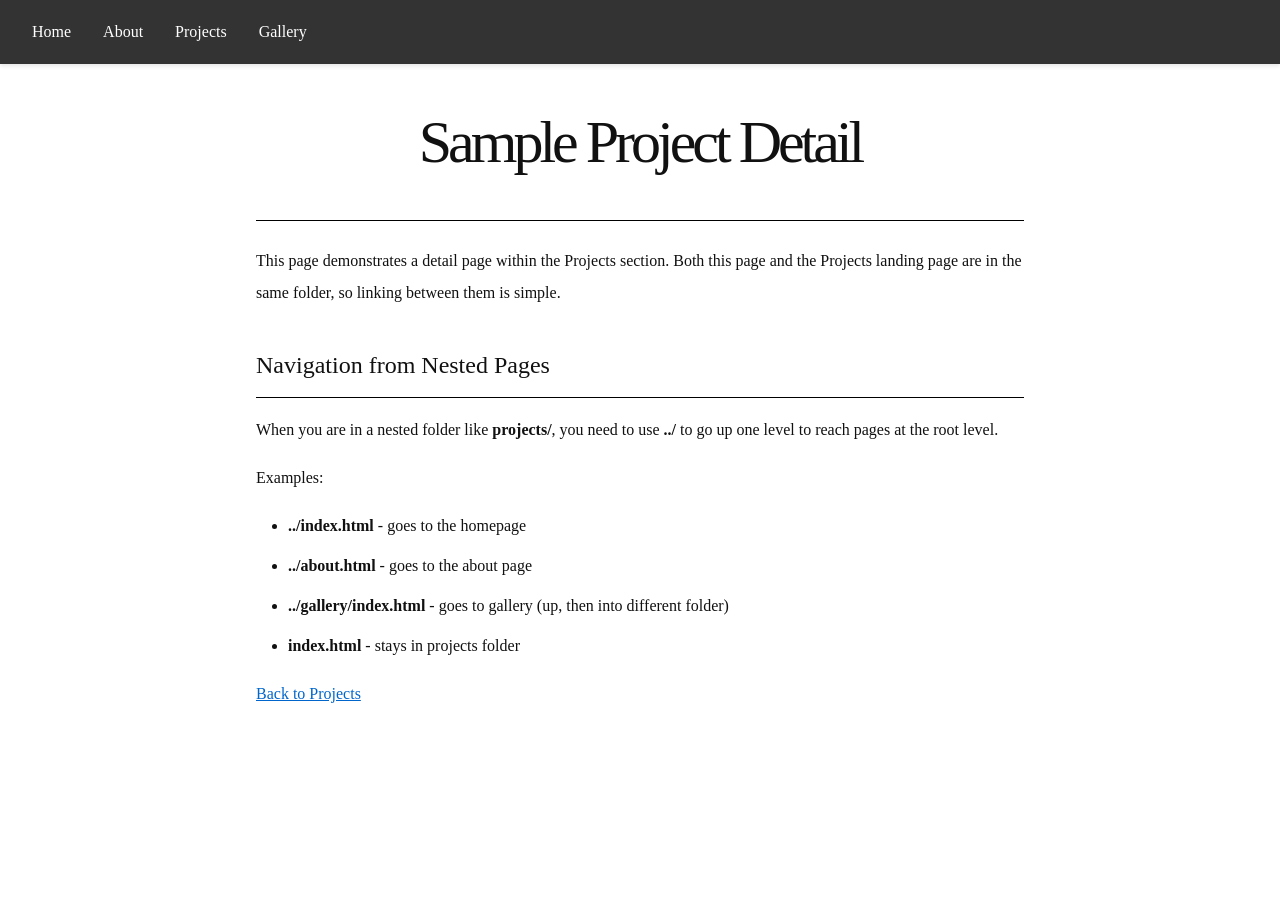
<file: week-06-exercise-01/projects/project-detail.html>
<!DOCTYPE html>
<html lang="en">

<head>
  <meta charset="UTF-8">
  <meta name="viewport" content="width=device-width, initial-scale=1.0">
  <title>Navigation Lab - Project Detail</title>
  <link rel="stylesheet" href="../css/style.css">
</head>

<body>

  <nav class="nav-horizontal">
    <ul>
      <li><a href="../index.html">Home</a></li>
      <li><a href="../about.html">About</a></li>
      <li><a href="index.html">Projects</a></li>
      <li><a href="../gallery/index.html">Gallery</a></li>
    </ul>
  </nav>

  <main>
    <h1>Sample Project Detail</h1>

    <p>This page demonstrates a detail page within the Projects section. Both this page and the Projects landing page
      are in the same folder, so linking between them is simple.</p>

    <h2>Navigation from Nested Pages</h2>

    <p>When you are in a nested folder like <strong>projects/</strong>, you need to use <strong>../</strong> to go up
      one level to reach pages at the root level.</p>

    <p>Examples:</p>
    <ul>
      <li><strong>../index.html</strong> - goes to the homepage</li>
      <li><strong>../about.html</strong> - goes to the about page</li>
      <li><strong>../gallery/index.html</strong> - goes to gallery (up, then into different folder)</li>
      <li><strong>index.html</strong> - stays in projects folder</li>
    </ul>

    <p><a href="index.html">Back to Projects</a></p>
  </main>

</body>

</html>
</file>
<file: project-01/style.css>
/* Reset & Base Styles */
* {
    margin: 0;
    padding: 0;
    box-sizing: border-box;
}

body {
    font-family: Arial, sans-serif;
    line-height: 1.6;
    background-color: #f5f5f5;
    color: #333;
}

/* Header */
header {
    background-color: #062e5c;
    color: white;
    padding: 20px;
    text-align: center;
}

header h1 {
    font-size: 2.5rem;
    margin-bottom: 10px;
}

nav ul {
    list-style: none;
    display: flex;
    justify-content: center;
    gap: 20px;
}

nav a {
    text-decoration: none;
    color: white;
    font-weight: bold;
}

nav a:hover {
    color: #e94e77;
}

/* Sections */
section {
    padding: 60px 20px;
    text-align: center;
}

section h2 {
    font-size: 2rem;
    margin-bottom: 20px;
    color: #062e5c;
}

/* Skills */
.skills-container {
    display: flex;
    flex-wrap: wrap;
    justify-content: center;
    gap: 20px;
}

.skill-card {
    background-color: white;
    padding: 20px;
    border-radius: 10px;
    border: 1px solid #ddd;
}

.skill-card:hover {
    background-color: #e0f0ff;
}

/* Projects */
.projects-container {
    display: flex;
    flex-wrap: wrap;
    justify-content: center;
    gap: 20px;
}

.project-card {
    background-color: white;
    padding: 20px;
    border-radius: 10px;
    width: 250px;
    border: 1px solid #ddd;
}

.project-card img {
    width: 100%;
    border-radius: 10px;
    margin-bottom: 10px;
}

.project-card:hover {
    background-color: #e0f0ff;
}

/* Footer */
footer {
    background-color: #062e5c;
    color: white;
    padding: 20px;
    text-align: center;
}

footer a {
    color: #e94e77;
    text-decoration: none;
}

footer a:hover {
    color: white;
}

/* Responsive Design */
@media (max-width: 768px) {
    nav ul {
        flex-direction: column;
    }

    .skills-container {
        flex-direction: column;
    }

    .projects-container {
        flex-direction: column;
    }
}
</file>
<file: week-03-exercise-01/style.css>
/* Universal box-sizing rule */
* {
    box-sizing: border-box;
}

/* Body styling */
body {
    font-family: monospace;
    background-color: hwb(215 67% 11%); /* Light blue background */
    margin: 40px;
    padding: 20px;
}

/* Card container */
.card {
    max-width: 600px;
    margin: 0 auto 20px auto; /* top 0, left/right auto (centered), bottom 20px */
    padding: 24px;
    background-color: #071f40;
    border: 2px solid white; /* Cyan border */
    border-radius: 10px;
    box-shadow: 0 10px 20px rgba(0, 0, 0, 0.1);
}

/* Name styling */
.card h1 {
    color: #ffffff;
    font-size: 32px;
    margin-bottom: 16px;
}

/* Bio text styling */
.card p {
    color: #ffffff;
    font-size: 18px;
    margin: 0;
    line-height: 2.5;
}
</file>
<file: week-04-exercise-01/style.css>
* {
    box-sizing: border-box;
}

html,
body {
    min-height: 100vh;
    margin: 0;
}

body {
    font-family: "Times New Roman", serif;
    line-height: 2;
    display: flex;
    justify-content: center;
    align-items: flex-start;
    padding: 32px 0;
}

main {
    max-width: 800px;
    width: 90%;
    padding: 16px;
    border: 1px solid rgba(0, 0, 0, 0.25);
}

h1 {
    font-weight: normal;
    font-size: 48px;
    line-height: 1em;
    margin-top: 48px;
    margin-bottom: 48px;
    text-align: center;
}

h2 {
    font-size: 24px;
    margin-top: 48px;
    margin-bottom: 16px;
    border-bottom: 1px solid rgba(0, 0, 0, 1);
    padding-bottom: 16px;
}

p {
    margin-bottom: 16px;
}

.screenshot-container {
    margin: 32px 0;
    padding: 16px;
    border: 1px solid rgba(0, 0, 0, 1);
    text-align: center;
}

.screenshot-container img {
    max-width: 100%;
    height: auto;
    display: block;
    margin: 0 auto;
    border: 1px solid rgba(0, 0, 0, 0.25);
}
</file>
<file: week-04-exercise-02/style.css>
* {
    box-sizing: border-box;
}

html,
body {
    min-height: 100vh;
    margin: 0;
}

body {
    font-family: "Times New Roman", serif;
    line-height: 2;
    display: flex;
    justify-content: center;
    align-items: flex-start;
    padding: 32px 0;
}

main {
    max-width: 1200px;
    width: 90%;
    padding: 16px;
    border: 1px solid rgba(0, 0, 0, 0.25);
}

h1 {
    font-weight: normal;
    font-size: 48px;
    line-height: 1em;
    margin-top: 48px;
    margin-bottom: 48px;
    text-align: center;
}

main>p {
    margin-bottom: 32px;
    text-align: center;
    max-width: 800px;
    margin-left: auto;
    margin-right: auto;
}

.collection-grid {
    display: flex;        /* activate Flexbox */
    flex-wrap: wrap;      /* allow cards to wrap to new rows */
    gap: 24px;            /* space between cards */
    justify-content: center; /* center the cards horizontally */
}

.collection-card {
    border: 1px solid hsl(0, 81%, 96%);
    background-color: #fff6f6;
    padding: 16px;
    flex: 1 1 300px; /* flex-grow: 1, flex-shrink: 1, flex-basis: 300px */
    max-width: 400px; /* optional: prevent cards from growing too wide */
}

.collection-card img {
    width: 100%;
    height: 250px;
    display: block;
    border: 1px solid rgba(0, 0, 0, 0.25);
    margin-bottom: 16px;
    object-fit: cover;
    border-radius: 8px;
}

.collection-card h2 {
    font-size: 24px;
    font-weight: bold;
    margin-top: 0;
    margin-bottom: 8px;
    line-height: 1.2;
}

.collection-card .details {
    font-size: 14px;
    color: rgba(0, 0, 0, 0.6);
    margin-bottom: 16px;
    font-style: italic;
}

.collection-card .description {
    font-size: 16px;
    margin-bottom: 0;
    line-height: 1.6;
}

/* Tablet screens: 2 columns */
@media (min-width: 480px) {
    .collection-card {
        flex: 1 1 45%; /* two cards per row */
    }
}

/* Desktop screens: 3 columns */
@media (min-width: 1024px) {
    .collection-card {
        flex: 1 1 30%; /* three cards per row */
    }
}
</file>
<file: week-05-exercise-01/style.css>
* {
    margin: 0;
    padding: 0;
    box-sizing: border-box;
}

body {
    font-family: "Times New Roman", serif;
    line-height: 2;
    background-color: #fafafa;
    color: #1F2937;
    padding: 32px 16px;
}

.container {
    max-width: 800px;
    margin: 0 auto;
    display: flex;
    flex-direction: column;
    gap: 48px;
}

h1 {
    font-size: 48px;
    line-height: 1em;
    font-weight: normal;
    text-align: center;
    margin-bottom: 16px;
}

.subtitle {
    text-align: center;
    font-size: 16px;
    color: #6B7280;
    margin-bottom: 32px;
}

h2 {
    font-size: 24px;
    font-weight: normal;
    border-bottom: 1px solid rgba(0, 0, 0, 1);
    padding-bottom: 8px;
    margin-bottom: 16px;
}

.button-section {
    padding: 32px;
    background-color: #ffffff;
    border: 1px solid rgba(0, 0, 0, 0.25);
}

.button-section p {
    font-size: 16px;
    margin-bottom: 24px;
}

button {
    font-family: "Times New Roman", serif;
    font-size: 16px;
    cursor: pointer;
    border-radius: 0;
}

.button-01 {
    background-color: #0066CC;
    color: #ffffff;
    padding: 16px 32px;
    border: 2px solid #0066CC;
    transition: background-color 0.3s ease, color 0.3s ease, border-color 0.3s ease;
}

.button-01:hover {
    background-color: #ffffff;
    color: #0066CC;
    border-color: #0066CC;
}

.button-02 {
    background-color: #0e6027;
    color: #ffffff;
    padding: 16px 32px;
    border: 2px solid #0e6027;
    transition: transform 0.3s ease, box-shadow 0.3s ease;
}

.button-02:hover {
    transform: translateY(-4px);
    box-shadow: 0 8px 16px rgba(0, 0, 0, 0.2);
}

.button-03 {
    background-color: #FF6F61;
    color: #ffffff;
    padding: 16px 32px;
    border: 2px solid #FF6F61;
    transition: transform 0.3s ease, background-color 0.3s ease;
}

.button-03:hover {
    transform: translateX(8px);
    background-color: #FF8573;
}

/* Button 04: Shadow Glow */
.button-04 {
    background-color: #6A0DAD;
    color: #fff;
    padding: 16px 32px;
    border: 2px solid #6A0DAD;
    transition: box-shadow 0.3s ease, transform 0.3s ease;
}

.button-04:hover {
    box-shadow: 0 0 16px #6A0DAD;
    transform: translateY(-2px);
}

/* Button 05: Scale Up */
.button-05 {
    background-color: #008080;
    color: #fff;
    padding: 16px 32px;
    border: 2px solid #008080;
    transition: transform 0.3s ease, background-color 0.3s ease;
}

.button-05:hover {
    transform: scale(1.1);
    background-color: #00A0A0;
}

/* Button 06: Border Fade */
.button-06 {
    background-color: #FFD700;
    color: #000;
    padding: 16px 32px;
    border: 2px solid #FFD700;
    transition: border-color 0.3s ease, background-color 0.3s ease, color 0.3s ease;
}

.button-06:hover {
    border-color: #FFA500;
    background-color: #FFF8DC;
    color: #FF8C00;
}
</file>
<file: week-06-exercise-01/css/style.css>
* {
  margin: 0;
  padding: 0;
  box-sizing: border-box;
}

body {
  font-family: "Times New Roman", serif;
  font-size: 16px;
  line-height: 2;
  color: #111111;
  background-color: #ffffff;
  display: flex;
  justify-content: center;
  align-items: flex-start;
  min-height: 100vh;
  padding: 32px 0;
}

main {
  max-width: 800px;
  width: 100%;
  padding: 0 16px;
}

h1 {
  font-size: 3.75rem;
  font-weight: normal;
  line-height: 1em;
  letter-spacing: -0.25rem;
  text-align: center;
  margin-bottom: 24px;
  padding-bottom: 48px;
  border-bottom: 1px solid rgba(0, 0, 0, 1);
}

h2 {
  font-size: 24px;
  font-weight: normal;
  margin-top: 32px;
  margin-bottom: 16px;
  padding-bottom: 8px;
  border-bottom: 1px solid rgba(0, 0, 0, 1);
}

p {
  margin-bottom: 16px;
}

ul {
  margin-left: 32px;
  margin-bottom: 16px;
}

li {
  margin-bottom: 8px;
}

a {
  color: #0066CC;
  text-decoration: underline;
}

a:hover {
  color: #004499;
}

code {
  font-family: monospace;
  background-color: #f5f5f5;
  padding: 2px 6px;
  border: 1px solid rgba(0, 0, 0, 0.25);
}

.nav-simple {
  position: fixed;
  left: 32px;
  top: 32px;
  width: 200px;
}

.nav-simple ul {
  list-style: none;
  margin: 0;
  padding: 0;
}

.nav-simple li {
  margin-bottom: 8px;
}

.nav-simple a {
  display: block;
  padding: 8px 16px;
  color: #0066CC;
  text-decoration: none;
  background-color: #fafafa;
  border: 1px solid rgba(0, 0, 0, 0.25);
  transition: background-color 0.3s ease, color 0.3s ease;
}

.nav-simple a:hover {
  background-color: #0066CC;
  color: #ffffff;
}

.nav-simple+main {
  margin-left: 232px;
}

.nav-horizontal {
  position: fixed;
  top: 0;
  left: 0;
  right: 0;
  background-color: #333333;
  padding: 0 32px;
  box-shadow: 0 2px 4px rgba(0, 0, 0, 0.1);
  z-index: 1000;
}

.nav-horizontal ul {
  list-style: none;
  margin: 0;
  padding: 0;
  display: flex;
  gap: 32px;
}

.nav-horizontal li {
  margin-bottom: 0;
}

.nav-horizontal a {
  display: block;
  padding: 16px 0;
  color: #ffffff;
  text-decoration: none;
  transition: color 0.3s ease;
}

.nav-horizontal a:hover {
  color: #0066CC;
}

.nav-horizontal+main {
  margin-top: 80px;
}

.nav-custom {
  position: fixed;
  top: 0;
  left: 0;
  right: 0;
  background-color: #f7f3f0;
  padding: 12px 32px;
  box-shadow: 0 2px 4px rgba(0, 0, 0, 0.1);
  z-index: 1000; /* Makes sure the nav stays on top of other elements */
}

.nav-custom ul {
  list-style: none; /* Removes bullet points from the list */
  margin: 0;
  padding: 0;
  display: flex; /* Shows list items in a row */
  justify-content: center; /* Centers the menu horizontally */
  gap: 24px; /* Space between each menu item */
}

.nav-custom li {
  margin: 0; /* Removes extra spacing around each list item */
}

.nav-custom a {
  display: block; /* Makes the link fill the area for easier clicking */
  padding: 10px 16px;
  color: #6b5b95;
  text-decoration: none; /* Removes underline from links */
  font-weight: 500;
  border-radius: 6px; /* Rounds the corners of the link background */
  transition: background-color 0.3s ease, color 0.3s ease; /* Smooth hover effects */
}

.nav-custom a:hover {
  background-color: #6b5b95;
  color: #ffffff;
}

.nav-custom + main {
  margin-top: 60px; /* Pushes the main content down so nav doesn’t cover it */
}

@media (width >=480px) {}

@media (width >=1024px) {}
</file>
